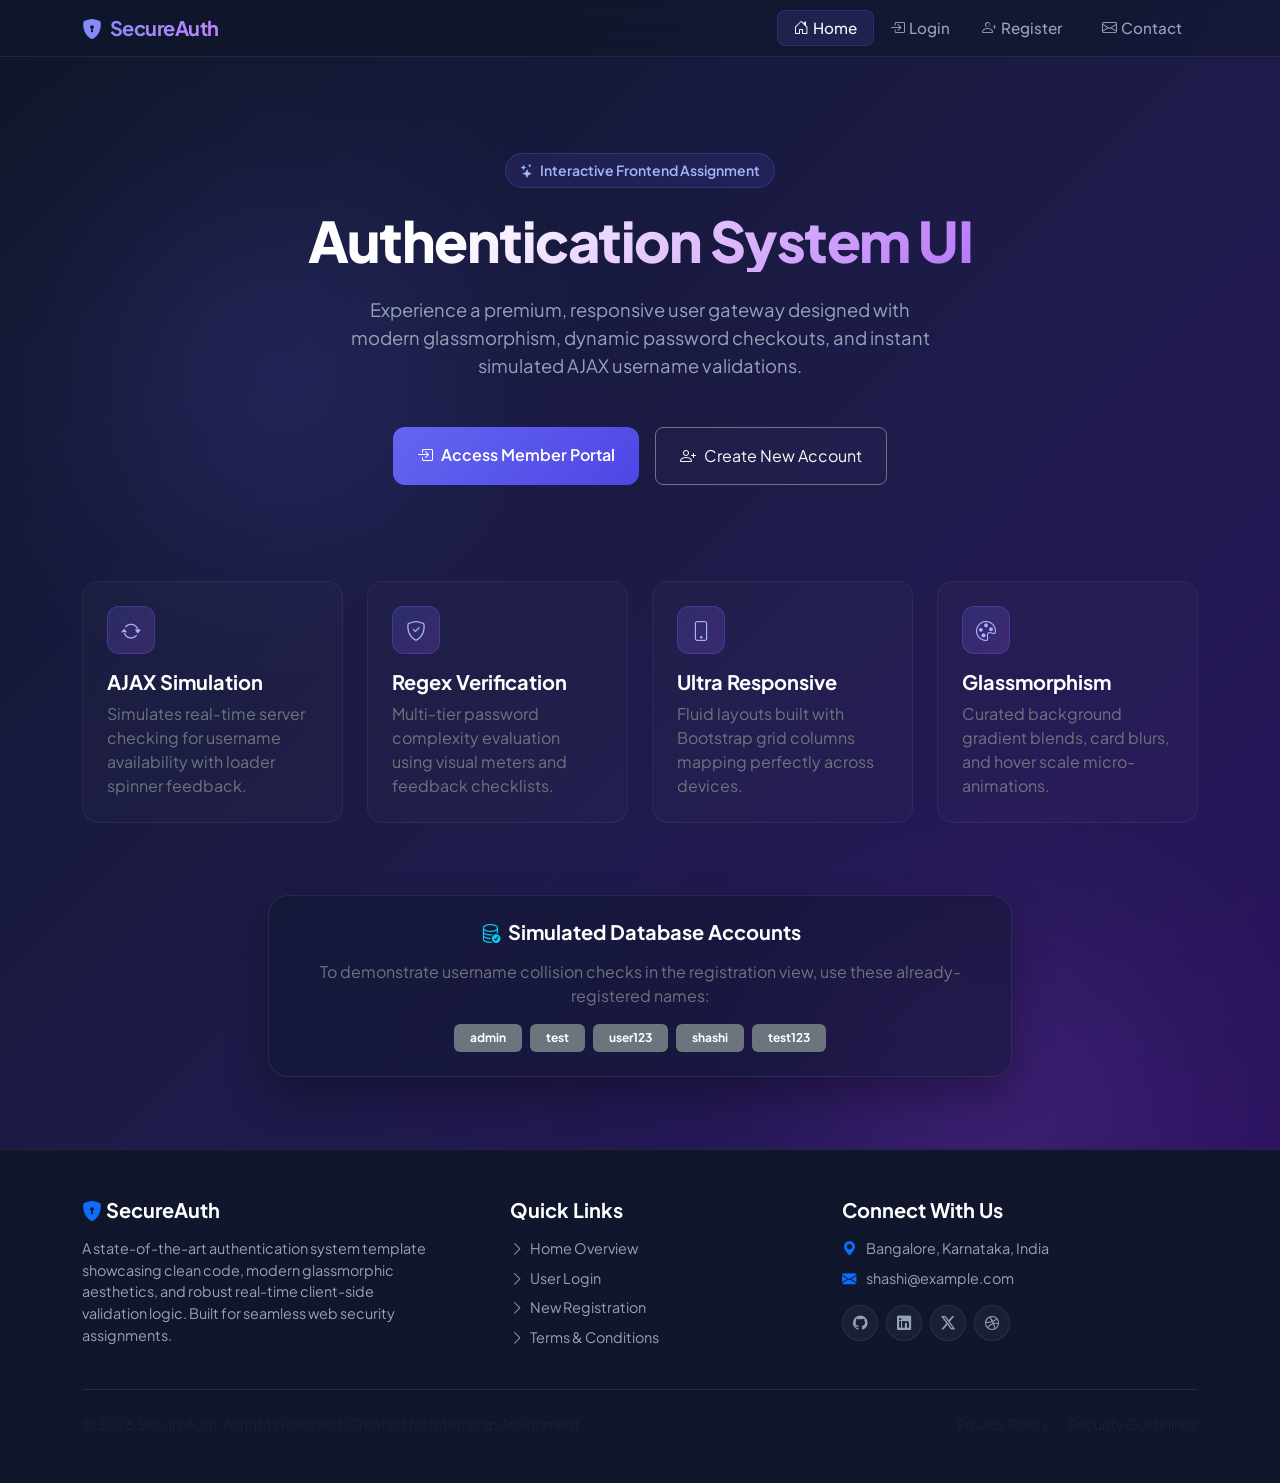
<file: index.html>
<!DOCTYPE html>
<html lang="en">
<head>
    <meta charset="UTF-8">
    <meta name="viewport" content="width=device-width, initial-scale=1.0">
    <title>SecureAuth - Modern Authentication System</title>
    
    <!-- Meta tags for SEO -->
    <meta name="description" content="Explore SecureAuth, a premium responsive login and registration frontend UI featuring real-time validations, strength meters, and glassmorphism styling.">
    <meta name="keywords" content="Authentication System, HTML5, CSS3, Bootstrap 5, Glassmorphism, Form Validation, AJAX simulation">
    
    <!-- Bootstrap 5 CSS CDN -->
    <link href="https://cdn.jsdelivr.net/npm/bootstrap@5.3.3/dist/css/bootstrap.min.css" rel="stylesheet" integrity="sha384-QWTKZyjpPEjISv5WaRU9OFeRpok6YctnYmDr5pNlyT2bRjXh0JMhjY6hW+ALEwIH" crossorigin="anonymous">
    
    <!-- Bootstrap Icons CDN -->
    <link rel="stylesheet" href="https://cdn.jsdelivr.net/npm/bootstrap-icons@1.11.3/font/bootstrap-icons.min.css">
    
    <!-- Custom CSS -->
    <link rel="stylesheet" href="css/style.css">
</head>
<body>

    <!-- Sticky Reusable Navbar Placeholder -->
    <div id="navbar-placeholder"></div>

    <!-- Main Content Area -->
    <main class="container my-auto py-5">
        
        <!-- Hero Section -->
        <section class="text-center py-5">
            <div class="row justify-content-center">
                <div class="col-lg-10">
                    <span class="feature-badge">
                        <i class="bi bi-stars"></i> Interactive Frontend Assignment
                    </span>
                    <h1 class="hero-title mb-4">Authentication System UI</h1>
                    <p class="hero-subtitle mb-5">
                        Experience a premium, responsive user gateway designed with modern glassmorphism, dynamic password checkouts, and instant simulated AJAX username validations.
                    </p>
                    <div class="d-flex flex-wrap justify-content-center gap-3">
                        <a href="login.html" class="btn btn-primary-gradient px-4 py-3 fs-6">
                            <i class="bi bi-box-arrow-in-right me-2"></i>Access Member Portal
                        </a>
                        <a href="register.html" class="btn btn-outline-light border-secondary hover-bg-light px-4 py-3 fs-6 rounded-3" style="transition: var(--transition-smooth); background: rgba(255, 255, 255, 0.02);">
                            <i class="bi bi-person-plus me-2"></i>Create New Account
                        </a>
                    </div>
                </div>
            </div>
        </section>

        <!-- Features Showcase Grid -->
        <section class="py-5">
            <div class="row g-4">
                <!-- Feature 1 -->
                <div class="col-md-6 col-lg-3">
                    <div class="feature-box h-100">
                        <div class="feature-icon-wrapper">
                            <i class="bi bi-arrow-repeat"></i>
                        </div>
                        <h4 class="h5 text-white fw-bold">AJAX Simulation</h4>
                        <p class="text-secondary mb-0">Simulates real-time server checking for username availability with loader spinner feedback.</p>
                    </div>
                </div>
                <!-- Feature 2 -->
                <div class="col-md-6 col-lg-3">
                    <div class="feature-box h-100">
                        <div class="feature-icon-wrapper">
                            <i class="bi bi-shield-check"></i>
                        </div>
                        <h4 class="h5 text-white fw-bold">Regex Verification</h4>
                        <p class="text-secondary mb-0">Multi-tier password complexity evaluation using visual meters and feedback checklists.</p>
                    </div>
                </div>
                <!-- Feature 3 -->
                <div class="col-md-6 col-lg-3">
                    <div class="feature-box h-100">
                        <div class="feature-icon-wrapper">
                            <i class="bi bi-phone"></i>
                        </div>
                        <h4 class="h5 text-white fw-bold">Ultra Responsive</h4>
                        <p class="text-secondary mb-0">Fluid layouts built with Bootstrap grid columns mapping perfectly across devices.</p>
                    </div>
                </div>
                <!-- Feature 4 -->
                <div class="col-md-6 col-lg-3">
                    <div class="feature-box h-100">
                        <div class="feature-icon-wrapper">
                            <i class="bi bi-palette"></i>
                        </div>
                        <h4 class="h5 text-white fw-bold">Glassmorphism</h4>
                        <p class="text-secondary mb-0">Curated background gradient blends, card blurs, and hover scale micro-animations.</p>
                    </div>
                </div>
            </div>
        </section>

        <!-- Demo Accounts Section -->
        <section class="py-4">
            <div class="glass-card p-4 text-center col-lg-8 mx-auto">
                <h5 class="text-white fw-bold mb-3"><i class="bi bi-database-check text-info me-2"></i>Simulated Database Accounts</h5>
                <p class="text-secondary mb-3">To demonstrate username collision checks in the registration view, use these already-registered names:</p>
                <div class="d-flex flex-wrap justify-content-center gap-2">
                    <span class="badge bg-secondary py-2 px-3 text-white">admin</span>
                    <span class="badge bg-secondary py-2 px-3 text-white">test</span>
                    <span class="badge bg-secondary py-2 px-3 text-white">user123</span>
                    <span class="badge bg-secondary py-2 px-3 text-white">shashi</span>
                    <span class="badge bg-secondary py-2 px-3 text-white">test123</span>
                </div>
            </div>
        </section>

    </main>

    <!-- Reusable Footer Placeholder -->
    <div id="footer-placeholder"></div>

    <!-- Terms & Conditions Modal -->
    <div class="modal fade glass-modal" id="termsModal" tabindex="-1" aria-labelledby="termsModalLabel" aria-hidden="true">
        <div class="modal-dialog modal-dialog-centered modal-dialog-scrollable">
            <div class="modal-content">
                <div class="modal-header">
                    <h5 class="modal-title" id="termsModalLabel"><i class="bi bi-file-earmark-text text-primary me-2"></i>Terms and Conditions</h5>
                    <button type="button" class="btn-close btn-close-white" data-bs-dismiss="modal" aria-label="Close"></button>
                </div>
                <div class="modal-body">
                    <p class="text-white-50">Welcome to SecureAuth. By signing up to this platform, you agree to comply with our dummy authentication simulation guidelines.</p>
                    <h6 class="text-white fw-bold mt-3">1. Data Storage</h6>
                    <p class="text-white-50">This is a frontend-only demonstration. No real data is transmitted, processed, or saved to any database. Inputs are handled temporarily within the local JavaScript application runtime environment.</p>
                    <h6 class="text-white fw-bold mt-3">2. Password Security</h6>
                    <p class="text-white-50">Please do not use real passwords. Even though this interface calculates strength checks locally and does not transmit data over the web, we advise against entering production passwords in test environments.</p>
                    <h6 class="text-white fw-bold mt-3">3. UI/UX Rights</h6>
                    <p class="text-white-50">This prototype has been prepared strictly as an internship evaluation project. All visual graphics, stylesheets, scripts, and document templates are free for modification and educational purposes.</p>
                </div>
                <div class="modal-footer">
                    <button type="button" class="btn btn-secondary border-0" data-bs-dismiss="modal" style="background: rgba(255,255,255,0.1);">Close</button>
                    <button type="button" class="btn btn-primary-gradient" data-bs-dismiss="modal">I Understand</button>
                </div>
            </div>
        </div>
    </div>

    <!-- Bootstrap 5 JS Bundle with Popper.js CDN -->
    <script src="https://cdn.jsdelivr.net/npm/bootstrap@5.3.3/dist/js/bootstrap.bundle.min.js" integrity="sha384-YvpcrYf0tY3lHB60NNkmXc5s9fDVZLESaAA55NDzOxhy9GkcIdslK1eN7N6jIeHz" crossorigin="anonymous"></script>
    
    <!-- Custom Application Logic -->
    <script src="js/script.js"></script>
</body>
</html>
</file>
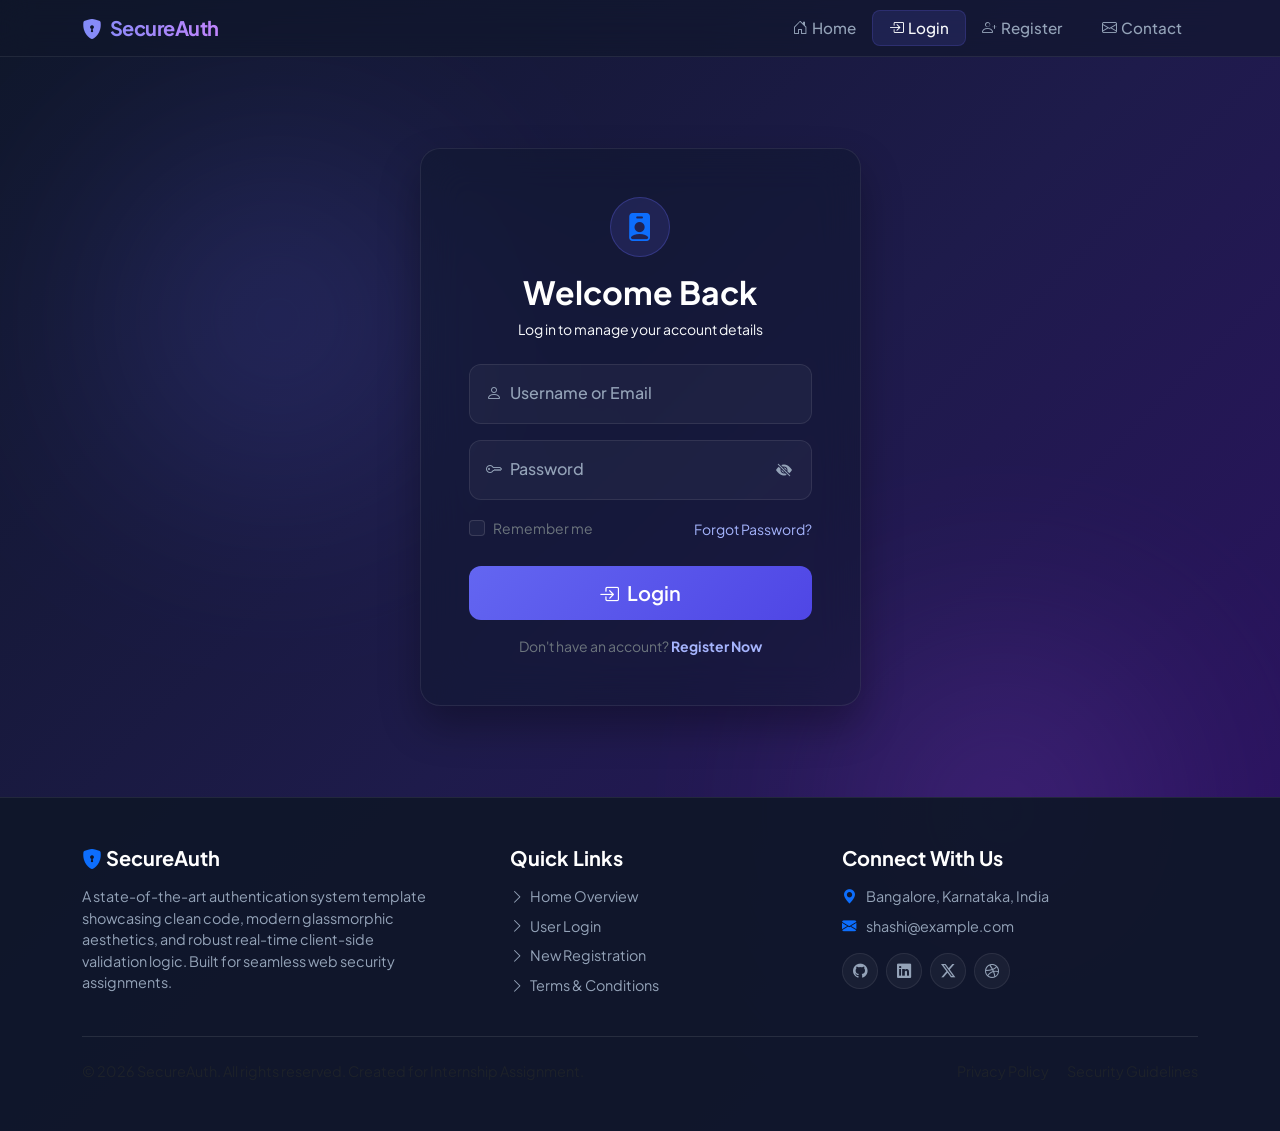
<file: login.html>
<!DOCTYPE html>
<html lang="en">
<head>
    <meta charset="UTF-8">
    <meta name="viewport" content="width=device-width, initial-scale=1.0">
    <title>SecureAuth - Portal Login</title>
    
    <!-- Meta tags for SEO -->
    <meta name="description" content="Access the secure member portal with this premium responsive login interface, designed with custom validation alerts.">
    
    <!-- Bootstrap 5 CSS CDN -->
    <link href="https://cdn.jsdelivr.net/npm/bootstrap@5.3.3/dist/css/bootstrap.min.css" rel="stylesheet" integrity="sha384-QWTKZyjpPEjISv5WaRU9OFeRpok6YctnYmDr5pNlyT2bRjXh0JMhjY6hW+ALEwIH" crossorigin="anonymous">
    
    <!-- Bootstrap Icons CDN -->
    <link rel="stylesheet" href="https://cdn.jsdelivr.net/npm/bootstrap-icons@1.11.3/font/bootstrap-icons.min.css">
    
    <!-- Custom CSS -->
    <link rel="stylesheet" href="css/style.css">
</head>
<body>

    <!-- Sticky Reusable Navbar Placeholder -->
    <div id="navbar-placeholder"></div>

    <!-- Main Container -->
    <main class="container my-auto py-5 d-flex align-items-center justify-content-center" style="min-height: calc(100vh - 160px);">
        <div class="row justify-content-center w-100">
            <div class="col-lg-5 col-md-8 col-sm-10">
                
                <!-- Glassmorphism Card -->
                <div class="glass-card p-4 p-sm-5">
                    
                    <div class="text-center mb-4">
                        <div class="d-inline-flex align-items-center justify-content-center bg-indigo-500 rounded-circle mb-3" style="width: 60px; height: 60px; background: rgba(99,102,241,0.15); border: 1px solid rgba(99,102,241,0.3);">
                            <i class="bi bi-person-badge-fill text-indigo-400 fs-3 text-primary"></i>
                        </div>
                        <h2 class="text-white fw-bold">Welcome Back</h2>
                        <p class="text-secondary-50 small">Log in to manage your account details</p>
                    </div>

                    <!-- Bootstrap Alert Container -->
                    <div id="login-alert-container"></div>

                    <!-- Login Form -->
                    <form id="loginForm" novalidate>
                        
                        <!-- Email / Username Input -->
                        <div class="form-floating mb-3">
                            <input type="text" class="form-control" id="loginIdentifier" placeholder="Username or Email" required>
                            <label for="loginIdentifier"><i class="bi bi-person me-2"></i>Username or Email</label>
                            <div class="invalid-feedback">Please enter your username or email address.</div>
                        </div>

                        <!-- Password Input -->
                        <div class="form-floating mb-3 password-field-container">
                            <input type="password" class="form-control" id="loginPassword" placeholder="Password" required>
                            <label for="loginPassword"><i class="bi bi-key me-2"></i>Password</label>
                            
                            <button type="button" class="password-toggle-btn" data-target="loginPassword" aria-label="Toggle Password Visibility">
                                <i class="bi bi-eye-slash-fill"></i>
                            </button>
                            
                            <div class="invalid-feedback">Password is required.</div>
                        </div>

                        <!-- Extras Row -->
                        <div class="d-flex align-items-center justify-content-between mb-4">
                            <div class="form-check">
                                <input type="checkbox" class="form-check-input" id="loginRemember">
                                <label class="form-check-label text-secondary small" for="loginRemember">Remember me</label>
                            </div>
                            <a href="#" class="small text-decoration-none text-indigo-400" style="color: #a5b4fc;" onclick="event.preventDefault(); alert('Forgot Password simulation triggered! Check console or mock databases.');">Forgot Password?</a>
                        </div>

                        <!-- Submit Button -->
                        <div class="d-grid mb-3">
                            <button type="submit" class="btn btn-primary-gradient btn-lg w-100">
                                <i class="bi bi-box-arrow-in-right me-2"></i>Login
                            </button>
                        </div>

                        <!-- Registration Link -->
                        <div class="text-center text-secondary small mt-3">
                            Don't have an account? <a href="register.html" class="text-decoration-none text-indigo-400 fw-bold" style="color: #a5b4fc;">Register Now</a>
                        </div>

                    </form>

                </div>

            </div>
        </div>
    </main>

    <!-- Reusable Footer Placeholder -->
    <div id="footer-placeholder"></div>

    <!-- Terms & Conditions Modal (Required for Reusable Footer Link) -->
    <div class="modal fade glass-modal" id="termsModal" tabindex="-1" aria-labelledby="termsModalLabel" aria-hidden="true">
        <div class="modal-dialog modal-dialog-centered modal-dialog-scrollable">
            <div class="modal-content">
                <div class="modal-header">
                    <h5 class="modal-title" id="termsModalLabel"><i class="bi bi-file-earmark-text text-primary me-2"></i>Terms and Conditions</h5>
                    <button type="button" class="btn-close btn-close-white" data-bs-dismiss="modal" aria-label="Close"></button>
                </div>
                <div class="modal-body">
                    <p class="text-white-50">Welcome to SecureAuth. By signing up to this platform, you agree to comply with our dummy authentication simulation guidelines.</p>
                    <h6 class="text-white fw-bold mt-3">1. Data Storage</h6>
                    <p class="text-white-50">This is a frontend-only demonstration. No data is transmitted, processed, or saved to any database. Inputs are handled temporarily within the local JavaScript application runtime environment.</p>
                    <h6 class="text-white fw-bold mt-3">2. Password Security</h6>
                    <p class="text-white-50">Please do not use real passwords. Even though this interface calculates strength checks locally and does not transmit data over the web, we advise against entering production passwords in test environments.</p>
                    <h6 class="text-white fw-bold mt-3">3. UI/UX Rights</h6>
                    <p class="text-white-50">This prototype has been prepared strictly as an internship evaluation project. All visual graphics, stylesheets, scripts, and document templates are free for modification and educational purposes.</p>
                </div>
                <div class="modal-footer">
                    <button type="button" class="btn btn-secondary border-0" data-bs-dismiss="modal" style="background: rgba(255,255,255,0.1);">Close</button>
                    <button type="button" class="btn btn-primary-gradient" data-bs-dismiss="modal">I Understand</button>
                </div>
            </div>
        </div>
    </div>

    <!-- Bootstrap 5 JS Bundle with Popper.js CDN -->
    <script src="https://cdn.jsdelivr.net/npm/bootstrap@5.3.3/dist/js/bootstrap.bundle.min.js" integrity="sha384-YvpcrYf0tY3lHB60NNkmXc5s9fDVZLESaAA55NDzOxhy9GkcIdslK1eN7N6jIeHz" crossorigin="anonymous"></script>
    
    <!-- Custom Application Logic -->
    <script src="js/script.js"></script>
</body>
</html>
</file>
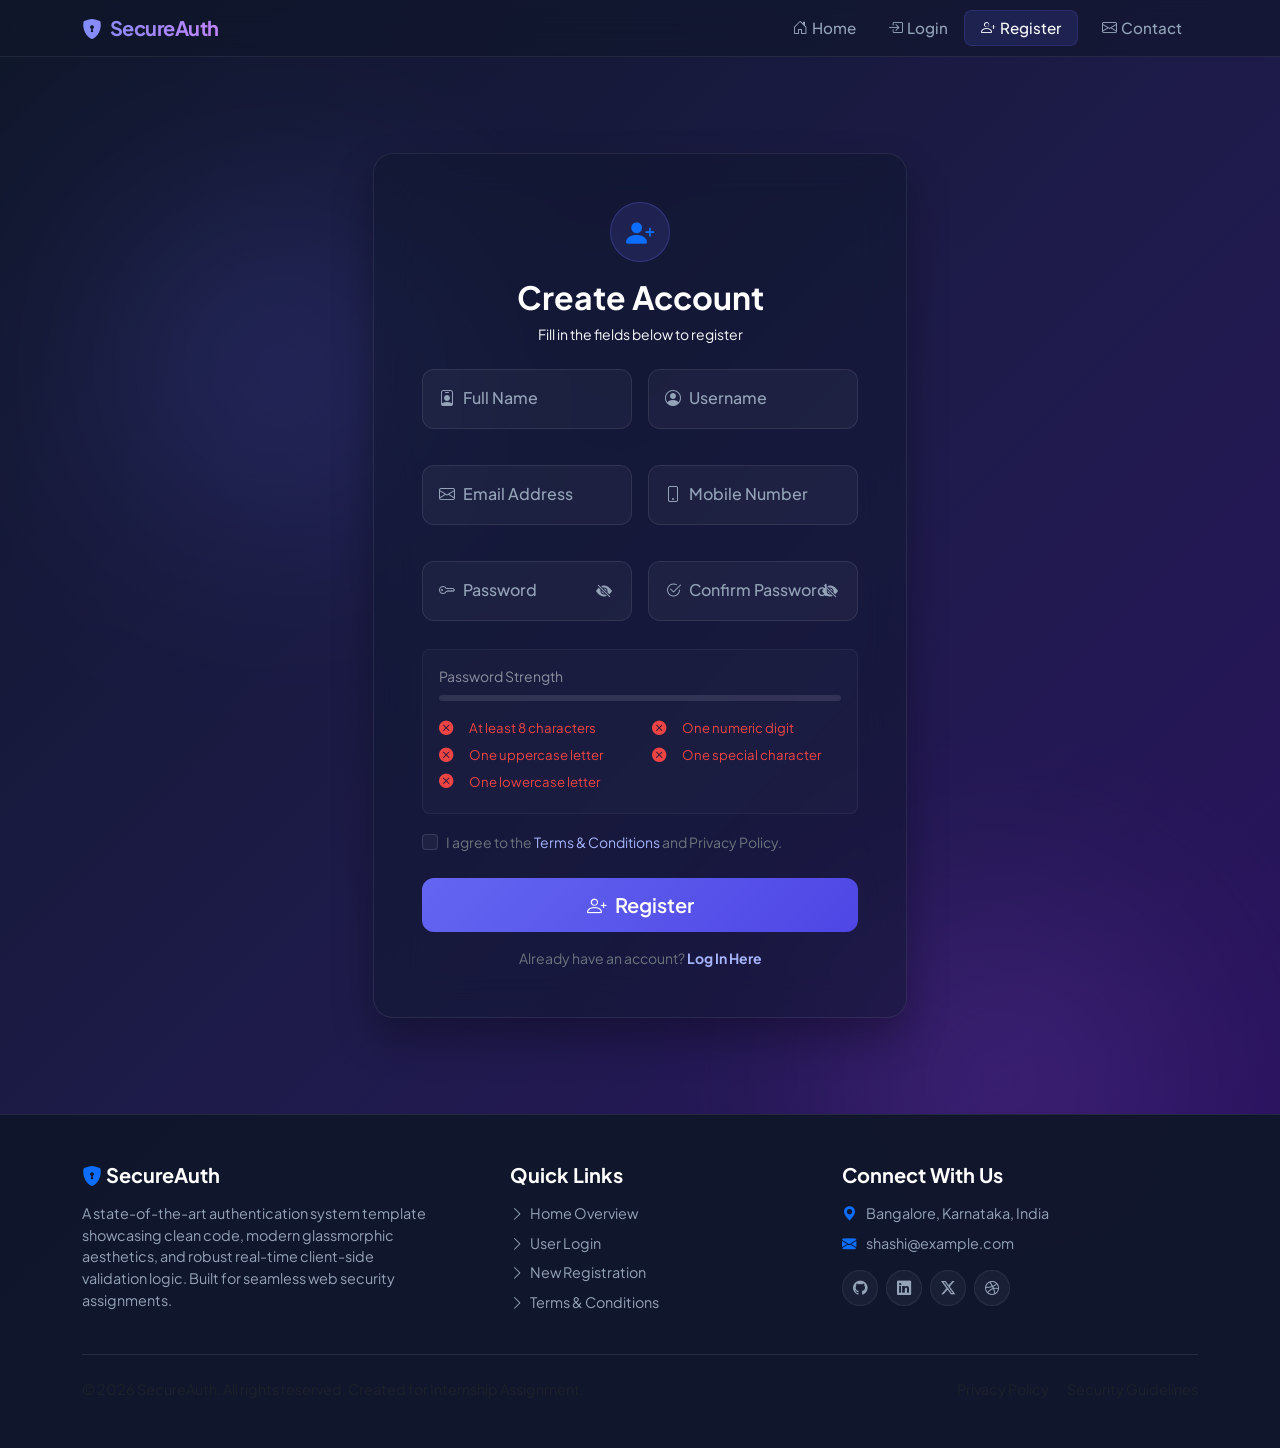
<file: register.html>
<!DOCTYPE html>
<html lang="en">
<head>
    <meta charset="UTF-8">
    <meta name="viewport" content="width=device-width, initial-scale=1.0">
    <title>SecureAuth - Portal Register</title>
    
    <!-- Meta tags for SEO -->
    <meta name="description" content="Join our platform. Create a secure account with a password strength checking tool and instant username validation.">
    
    <!-- Bootstrap 5 CSS CDN -->
    <link href="https://cdn.jsdelivr.net/npm/bootstrap@5.3.3/dist/css/bootstrap.min.css" rel="stylesheet" integrity="sha384-QWTKZyjpPEjISv5WaRU9OFeRpok6YctnYmDr5pNlyT2bRjXh0JMhjY6hW+ALEwIH" crossorigin="anonymous">
    
    <!-- Bootstrap Icons CDN -->
    <link rel="stylesheet" href="https://cdn.jsdelivr.net/npm/bootstrap-icons@1.11.3/font/bootstrap-icons.min.css">
    
    <!-- Custom CSS -->
    <link rel="stylesheet" href="css/style.css">
</head>
<body>

    <!-- Sticky Reusable Navbar Placeholder -->
    <div id="navbar-placeholder"></div>

    <!-- Main Container -->
    <main class="container my-5 py-5 d-flex align-items-center justify-content-center">
        <div class="row justify-content-center w-100">
            <div class="col-lg-6 col-md-10">
                
                <!-- Glassmorphism Card -->
                <div class="glass-card p-4 p-sm-5">
                    
                    <div class="text-center mb-4">
                        <div class="d-inline-flex align-items-center justify-content-center bg-indigo-500 rounded-circle mb-3" style="width: 60px; height: 60px; background: rgba(99,102,241,0.15); border: 1px solid rgba(99,102,241,0.3);">
                            <i class="bi bi-person-plus-fill text-indigo-400 fs-3 text-primary"></i>
                        </div>
                        <h2 class="text-white fw-bold">Create Account</h2>
                        <p class="text-secondary-50 small">Fill in the fields below to register</p>
                    </div>

                    <!-- Bootstrap Alert Container -->
                    <div id="register-alert-container"></div>

                    <!-- Registration Form -->
                    <form id="registerForm" class="needs-validation" novalidate>
                        
                        <div class="row g-3">
                            <!-- Full Name -->
                            <div class="col-md-6">
                                <div class="form-floating">
                                    <input type="text" class="form-control" id="regFullName" placeholder="Full Name" required>
                                    <label for="regFullName"><i class="bi bi-person-badge me-2"></i>Full Name</label>
                                    <div class="invalid-feedback" id="fullname-feedback">Full Name is required.</div>
                                </div>
                            </div>

                            <!-- Username (with AJAX simulator) -->
                            <div class="col-md-6">
                                <div class="form-floating username-status-container">
                                    <input type="text" class="form-control" id="regUsername" placeholder="Username" autocomplete="off" required>
                                    <label for="regUsername"><i class="bi bi-person-circle me-2"></i>Username</label>
                                    
                                    <!-- Spinner Loader -->
                                    <div class="spinner-border spinner-border-sm text-indigo-400 username-spinner-inline text-primary" id="username-spinner" role="status">
                                        <span class="visually-hidden">Loading...</span>
                                    </div>
                                    
                                    <div class="invalid-feedback" id="username-feedback">Username is required.</div>
                                    <div id="username-ajax-feedback"></div>
                                </div>
                            </div>

                            <!-- Email -->
                            <div class="col-md-6">
                                <div class="form-floating">
                                    <input type="email" class="form-control" id="regEmail" placeholder="Email" required>
                                    <label for="regEmail"><i class="bi bi-envelope me-2"></i>Email Address</label>
                                    <div class="invalid-feedback" id="email-feedback">Valid Email is required.</div>
                                </div>
                            </div>

                            <!-- Mobile Number -->
                            <div class="col-md-6">
                                <div class="form-floating">
                                    <input type="tel" class="form-control" id="regMobile" placeholder="Mobile Number" required>
                                    <label for="regMobile"><i class="bi bi-phone me-2"></i>Mobile Number</label>
                                    <div class="invalid-feedback" id="mobile-feedback">10-Digit Mobile number is required.</div>
                                </div>
                            </div>

                            <!-- Password -->
                            <div class="col-md-6">
                                <div class="form-floating password-field-container">
                                    <input type="password" class="form-control" id="regPassword" placeholder="Password" required>
                                    <label for="regPassword"><i class="bi bi-key me-2"></i>Password</label>
                                    
                                    <button type="button" class="password-toggle-btn" data-target="regPassword" aria-label="Toggle Password Visibility">
                                        <i class="bi bi-eye-slash-fill"></i>
                                    </button>
                                    
                                    <div class="invalid-feedback">Password is required.</div>
                                </div>
                            </div>

                            <!-- Confirm Password -->
                            <div class="col-md-6">
                                <div class="form-floating password-field-container">
                                    <input type="password" class="form-control" id="regConfirmPassword" placeholder="Confirm Password" required>
                                    <label for="regConfirmPassword"><i class="bi bi-check2-circle me-2"></i>Confirm Password</label>
                                    
                                    <button type="button" class="password-toggle-btn" data-target="regConfirmPassword" aria-label="Toggle Password Visibility">
                                        <i class="bi bi-eye-slash-fill"></i>
                                    </button>
                                    
                                    <div class="invalid-feedback">Confirm password is required.</div>
                                    <div id="confirm-password-feedback"></div>
                                </div>
                            </div>
                        </div>

                        <!-- Real-time Password Strength Meter -->
                        <div class="strength-meter-container p-3 mb-3 rounded-3" style="background: rgba(255, 255, 255, 0.02); border: 1px solid rgba(255, 255, 255, 0.05);">
                            <div class="d-flex justify-content-between align-items-center mb-2">
                                <span class="text-white-50 small">Password Strength</span>
                                <span id="pass-strength-text" class="strength-text text-secondary"></span>
                            </div>
                            <div class="strength-meter-bar">
                                <div id="pass-strength-fill" class="strength-meter-fill bg-secondary" style="width: 0%"></div>
                            </div>
                            
                            <!-- Real-time Strength Requirements Checklist -->
                            <ul class="validation-checklist mt-3 mb-0 row" id="password-checklist">
                                <div class="col-sm-6">
                                    <li id="rule-length" class="invalid"><i class="bi bi-x-circle-fill me-2"></i> At least 8 characters</li>
                                    <li id="rule-upper" class="invalid"><i class="bi bi-x-circle-fill me-2"></i> One uppercase letter</li>
                                    <li id="rule-lower" class="invalid"><i class="bi bi-x-circle-fill me-2"></i> One lowercase letter</li>
                                </div>
                                <div class="col-sm-6">
                                    <li id="rule-digit" class="invalid"><i class="bi bi-x-circle-fill me-2"></i> One numeric digit</li>
                                    <li id="rule-special" class="invalid"><i class="bi bi-x-circle-fill me-2"></i> One special character</li>
                                </div>
                            </ul>
                        </div>

                        <!-- Terms & Conditions Checkbox -->
                        <div class="form-check mb-4">
                            <input class="form-check-input" type="checkbox" id="regTerms" required>
                            <label class="form-check-label text-secondary small" for="regTerms">
                                I agree to the <a href="#" class="text-indigo-400 text-decoration-none" style="color: #a5b4fc;" data-bs-toggle="modal" data-bs-target="#termsModal">Terms & Conditions</a> and Privacy Policy.
                            </label>
                            <div class="invalid-feedback">You must accept the terms before submitting.</div>
                        </div>

                        <!-- Register Button -->
                        <div class="d-grid mb-3">
                            <button type="submit" class="btn btn-primary-gradient btn-lg w-100">
                                <i class="bi bi-person-plus me-2"></i>Register
                            </button>
                        </div>

                        <!-- Login link -->
                        <div class="text-center text-secondary small mt-3">
                            Already have an account? <a href="login.html" class="text-decoration-none text-indigo-400 fw-bold" style="color: #a5b4fc;">Log In Here</a>
                        </div>

                    </form>

                </div>

            </div>
        </div>
    </main>

    <!-- Reusable Footer Placeholder -->
    <div id="footer-placeholder"></div>

    <!-- Terms & Conditions Modal -->
    <div class="modal fade glass-modal" id="termsModal" tabindex="-1" aria-labelledby="termsModalLabel" aria-hidden="true">
        <div class="modal-dialog modal-dialog-centered modal-dialog-scrollable">
            <div class="modal-content">
                <div class="modal-header">
                    <h5 class="modal-title" id="termsModalLabel"><i class="bi bi-file-earmark-text text-primary me-2"></i>Terms and Conditions</h5>
                    <button type="button" class="btn-close btn-close-white" data-bs-dismiss="modal" aria-label="Close"></button>
                </div>
                <div class="modal-body">
                    <p class="text-white-50">Welcome to SecureAuth. By signing up to this platform, you agree to comply with our dummy authentication simulation guidelines.</p>
                    <h6 class="text-white fw-bold mt-3">1. Data Storage</h6>
                    <p class="text-white-50">This is a frontend-only demonstration. No data is transmitted, processed, or saved to any database. Inputs are handled temporarily within the local JavaScript application runtime environment.</p>
                    <h6 class="text-white fw-bold mt-3">2. Password Security</h6>
                    <p class="text-white-50">Please do not use real passwords. Even though this interface calculates strength checks locally and does not transmit data over the web, we advise against entering production passwords in test environments.</p>
                    <h6 class="text-white fw-bold mt-3">3. UI/UX Rights</h6>
                    <p class="text-white-50">This prototype has been prepared strictly as an internship evaluation project. All visual graphics, stylesheets, scripts, and document templates are free for modification and educational purposes.</p>
                </div>
                <div class="modal-footer">
                    <button type="button" class="btn btn-secondary border-0" data-bs-dismiss="modal" style="background: rgba(255,255,255,0.1);">Close</button>
                    <button type="button" class="btn btn-primary-gradient" data-bs-dismiss="modal">I Understand</button>
                </div>
            </div>
        </div>
    </div>

    <!-- Bootstrap 5 JS Bundle with Popper.js CDN -->
    <script src="https://cdn.jsdelivr.net/npm/bootstrap@5.3.3/dist/js/bootstrap.bundle.min.js" integrity="sha384-YvpcrYf0tY3lHB60NNkmXc5s9fDVZLESaAA55NDzOxhy9GkcIdslK1eN7N6jIeHz" crossorigin="anonymous"></script>
    
    <!-- Custom Application Logic -->
    <script src="js/script.js"></script>
</body>
</html>
</file>
<file: css/style.css>
/* ==========================================================================
   AUTHENTICATION SYSTEM UI - CUSTOM STYLES
   ========================================================================== */

/* Import Google Font */
@import url('https://fonts.googleapis.com/css2?family=Plus+Jakarta+Sans:wght@300;400;500;600;700;800&display=swap');

:root {
    --bg-gradient: linear-gradient(135deg, #0f172a 0%, #1e1b4b 50%, #2e1065 100%);
    --card-bg: rgba(15, 23, 42, 0.45);
    --card-border: rgba(255, 255, 255, 0.08);
    --input-bg: rgba(255, 255, 255, 0.04);
    --input-border: rgba(255, 255, 255, 0.12);
    --primary-gradient: linear-gradient(135deg, #6366f1 0%, #4f46e5 100%);
    --accent-gradient: linear-gradient(135deg, #a855f7 0%, #7c3aed 100%);
    --success-gradient: linear-gradient(135deg, #10b981 0%, #059669 100%);
    
    --text-primary: #f8fafc;
    --text-secondary: #94a3b8;
    --text-muted: #64748b;
    
    --transition-smooth: all 0.3s cubic-bezier(0.4, 0, 0.2, 1);
}

/* Global Reset & Body Styling */
body {
    font-family: 'Plus Jakarta Sans', sans-serif;
    background: var(--bg-gradient);
    color: var(--text-primary);
    min-height: 100vh;
    display: flex;
    flex-direction: column;
    overflow-x: hidden;
    position: relative;
}

/* Background Glowing Orbs for Premium Ambient Occlusion */
body::before, body::after {
    content: "";
    position: absolute;
    width: 300px;
    height: 300px;
    border-radius: 50%;
    filter: blur(120px);
    z-index: -1;
    opacity: 0.25;
    pointer-events: none;
}
body::before {
    top: 15%;
    left: 10%;
    background: #6366f1;
}
body::after {
    bottom: 15%;
    right: 10%;
    background: #a855f7;
}

/* Custom Scrollbar */
::-webkit-scrollbar {
    width: 8px;
}
::-webkit-scrollbar-track {
    background: #0f172a;
}
::-webkit-scrollbar-thumb {
    background: #334155;
    border-radius: 4px;
}
::-webkit-scrollbar-thumb:hover {
    background: #475569;
}

/* ==========================================================================
   REUSABLE NAVBAR COMPONENT
   ========================================================================== */
.custom-navbar {
    background: rgba(15, 23, 42, 0.6) !important;
    backdrop-filter: blur(16px);
    -webkit-backdrop-filter: blur(16px);
    border-bottom: 1px solid var(--card-border);
    transition: var(--transition-smooth);
    z-index: 1030;
}

.custom-navbar .navbar-brand {
    font-weight: 700;
    letter-spacing: -0.5px;
    background: linear-gradient(to right, #818cf8, #c084fc);
    -webkit-background-clip: text;
    -webkit-text-fill-color: transparent;
    display: flex;
    align-items: center;
    gap: 8px;
}

.custom-navbar .nav-link {
    color: var(--text-secondary);
    font-weight: 500;
    font-size: 0.95rem;
    padding: 6px 16px !important;
    border-radius: 8px;
    transition: var(--transition-smooth);
}

.custom-navbar .nav-link:hover {
    color: var(--text-primary);
    background: rgba(255, 255, 255, 0.05);
}

.custom-navbar .nav-link.active {
    color: var(--text-primary) !important;
    background: rgba(99, 102, 241, 0.15);
    border: 1px solid rgba(99, 102, 241, 0.2);
}

.custom-navbar .navbar-toggler {
    border: 1px solid var(--card-border);
    padding: 6px 10px;
    border-radius: 8px;
}

.custom-navbar .navbar-toggler:focus {
    box-shadow: 0 0 0 3px rgba(99, 102, 241, 0.25);
}

.custom-navbar .navbar-toggler-icon {
    filter: invert(1);
}

/* ==========================================================================
   UI CARDS & GLASSMORPHISM
   ========================================================================== */
.glass-card {
    background: var(--card-bg);
    backdrop-filter: blur(20px);
    -webkit-backdrop-filter: blur(20px);
    border: 1px solid var(--card-border);
    border-radius: 20px;
    box-shadow: 0 20px 40px rgba(0, 0, 0, 0.3);
    overflow: hidden;
    transition: var(--transition-smooth);
    animation: fadeInUp 0.6s cubic-bezier(0.16, 1, 0.3, 1) forwards;
}

.glass-card:hover {
    border-color: rgba(255, 255, 255, 0.15);
    box-shadow: 0 25px 50px rgba(0, 0, 0, 0.4), 
                0 0 30px rgba(99, 102, 241, 0.1);
}

/* ==========================================================================
   FORM INPUTS & FLOATING LABELS
   ========================================================================== */
.form-floating {
    margin-bottom: 20px;
}

.form-floating > .form-control,
.form-floating > .form-select {
    background-color: var(--input-bg) !important;
    border: 1px solid var(--input-border);
    color: var(--text-primary) !important;
    border-radius: 12px;
    transition: var(--transition-smooth);
    height: calc(3.5rem + 4px);
    padding: 1.25rem 1rem 0.5rem 1rem;
}

.form-floating > .form-control:focus,
.form-floating > .form-select:focus {
    border-color: #6366f1;
    outline: 0;
    box-shadow: 0 0 0 4px rgba(99, 102, 241, 0.18),
                0 4px 12px rgba(0, 0, 0, 0.2);
    background-color: rgba(255, 255, 255, 0.06) !important;
}

.form-floating > label {
    color: var(--text-secondary);
    padding: 1rem 1rem;
    transition: var(--transition-smooth);
    font-weight: 500;
}

.form-floating > .form-control:focus ~ label,
.form-floating > .form-control:not(:placeholder-shown) ~ label,
.form-floating > .form-select ~ label {
    color: #818cf8;
    transform: scale(0.85) translateY(-0.75rem) translateX(0.15rem);
    opacity: 0.95;
}

/* Autofill styling override for Chrome */
.form-control:-webkit-autofill,
.form-control:-webkit-autofill:hover, 
.form-control:-webkit-autofill:focus {
    -webkit-text-fill-color: var(--text-primary) !important;
    -webkit-box-shadow: 0 0 0px 1000px #1e1b4b inset !important;
    transition: background-color 5000s ease-in-out 0s;
}

/* Validation Visual Glows */
.form-control.is-valid {
    border-color: #10b981 !important;
    background-image: none !important; /* Remove Bootstrap default icon to make room for clean UI */
    box-shadow: 0 0 0 3px rgba(16, 185, 129, 0.15) !important;
}

.form-control.is-invalid {
    border-color: #ef4444 !important;
    background-image: none !important;
    box-shadow: 0 0 0 3px rgba(239, 68, 68, 0.15) !important;
}

/* Password Field Container & Toggle Button */
.password-field-container {
    position: relative;
}

.password-toggle-btn {
    position: absolute;
    right: 12px;
    top: 50%;
    transform: translateY(-50%);
    background: none;
    border: none;
    color: var(--text-secondary);
    cursor: pointer;
    padding: 8px;
    border-radius: 50%;
    display: flex;
    align-items: center;
    justify-content: center;
    transition: var(--transition-smooth);
    z-index: 10;
}

.password-toggle-btn:hover {
    color: var(--text-primary);
    background: rgba(255, 255, 255, 0.08);
}

/* Realtime Password Checker Panel */
.validation-checklist {
    font-size: 0.825rem;
    padding-left: 0;
    list-style: none;
}

.validation-checklist li {
    display: flex;
    align-items: center;
    gap: 8px;
    margin-bottom: 5px;
    color: var(--text-secondary);
    transition: var(--transition-smooth);
}

.validation-checklist li.valid {
    color: #10b981;
}

.validation-checklist li.invalid {
    color: #ef4444;
}

.validation-checklist li i {
    font-size: 0.9rem;
}

/* Password Strength Meter */
.strength-meter-container {
    margin-top: 8px;
    margin-bottom: 16px;
}

.strength-meter-bar {
    height: 6px;
    border-radius: 3px;
    background: rgba(255, 255, 255, 0.1);
    position: relative;
    overflow: hidden;
}

.strength-meter-fill {
    height: 100%;
    width: 0%;
    border-radius: 3px;
    transition: width 0.4s ease, background-color 0.4s ease;
}

.strength-text {
    font-size: 0.8rem;
    font-weight: 600;
    margin-top: 4px;
    text-align: right;
    display: block;
}

/* Checkbox Style */
.form-check-input {
    background-color: var(--input-bg);
    border: 1px solid var(--input-border);
    cursor: pointer;
}

.form-check-input:checked {
    background-color: #6366f1;
    border-color: #6366f1;
}

.form-check-input:focus {
    box-shadow: 0 0 0 3px rgba(99, 102, 241, 0.25);
}

.form-check-label {
    color: var(--text-secondary);
    cursor: pointer;
}

/* ==========================================================================
   BUTTONS
   ========================================================================== */
.btn-primary-gradient {
    background: var(--primary-gradient);
    border: none;
    color: white;
    font-weight: 600;
    padding: 12px 24px;
    border-radius: 12px;
    transition: var(--transition-smooth);
    position: relative;
    overflow: hidden;
    z-index: 1;
}

.btn-primary-gradient::before {
    content: "";
    position: absolute;
    top: 0;
    left: 0;
    width: 100%;
    height: 100%;
    background: var(--accent-gradient);
    z-index: -1;
    opacity: 0;
    transition: var(--transition-smooth);
}

.btn-primary-gradient:hover {
    color: white;
    transform: translateY(-2px);
    box-shadow: 0 8px 20px rgba(99, 102, 241, 0.4);
}

.btn-primary-gradient:hover::before {
    opacity: 1;
}

.btn-primary-gradient:active {
    transform: translateY(0) scale(0.98);
}

/* ==========================================================================
   AJAX USERNAME CHECKER
   ========================================================================== */
.username-status-container {
    position: relative;
}

.username-spinner-inline {
    position: absolute;
    right: 15px;
    top: 50%;
    transform: translateY(-50%);
    display: none;
    z-index: 5;
}

.username-feedback-text {
    font-size: 0.8rem;
    margin-top: 4px;
    display: flex;
    align-items: center;
    gap: 4px;
    font-weight: 500;
}

/* ==========================================================================
   HERO / LANDING PAGE COMPOSITIONS
   ========================================================================== */
.hero-title {
    font-weight: 800;
    font-size: 3.5rem;
    letter-spacing: -1.5px;
    background: linear-gradient(135deg, #ffffff 30%, #a855f7 100%);
    -webkit-background-clip: text;
    -webkit-text-fill-color: transparent;
    line-height: 1.15;
}

.hero-subtitle {
    color: var(--text-secondary);
    font-size: 1.15rem;
    font-weight: 400;
    max-width: 600px;
    margin: 0 auto 30px auto;
}

.feature-badge {
    display: inline-flex;
    align-items: center;
    gap: 6px;
    background: rgba(99, 102, 241, 0.12);
    border: 1px solid rgba(99, 102, 241, 0.25);
    color: #a5b4fc;
    padding: 6px 14px;
    border-radius: 50px;
    font-size: 0.875rem;
    font-weight: 600;
    margin-bottom: 20px;
}

.feature-box {
    background: rgba(255, 255, 255, 0.02);
    border: 1px solid rgba(255, 255, 255, 0.05);
    border-radius: 16px;
    padding: 24px;
    transition: var(--transition-smooth);
}

.feature-box:hover {
    background: rgba(255, 255, 255, 0.04);
    border-color: rgba(99, 102, 241, 0.2);
    transform: translateY(-5px);
}

.feature-icon-wrapper {
    width: 48px;
    height: 48px;
    border-radius: 12px;
    background: linear-gradient(135deg, rgba(99, 102, 241, 0.2) 0%, rgba(168, 85, 247, 0.2) 100%);
    border: 1px solid rgba(99, 102, 241, 0.3);
    display: flex;
    align-items: center;
    justify-content: center;
    font-size: 1.25rem;
    color: #a5b4fc;
    margin-bottom: 16px;
}

/* ==========================================================================
   FOOTER COMPONENT
   ========================================================================== */
.custom-footer {
    background: rgba(15, 23, 42, 0.95);
    border-top: 1px solid var(--card-border);
    color: var(--text-secondary);
    font-size: 0.9rem;
    margin-top: auto;
}

.custom-footer a {
    color: var(--text-secondary);
    text-decoration: none;
    transition: var(--transition-smooth);
}

.custom-footer a:hover {
    color: #818cf8;
}

.social-icons a {
    width: 36px;
    height: 36px;
    border-radius: 50%;
    background: rgba(255, 255, 255, 0.04);
    border: 1px solid var(--card-border);
    display: inline-flex;
    align-items: center;
    justify-content: center;
    transition: var(--transition-smooth);
    color: var(--text-secondary);
}

.social-icons a:hover {
    background: #6366f1;
    color: white;
    border-color: #6366f1;
    transform: translateY(-3px);
}

/* ==========================================================================
   ANIMATIONS & KEYFRAMES
   ========================================================================== */
@keyframes fadeInUp {
    from {
        opacity: 0;
        transform: translateY(20px);
    }
    to {
        opacity: 1;
        transform: translateY(0);
    }
}

@keyframes shake {
    0%, 100% { transform: translateX(0); }
    20%, 60% { transform: translateX(-6px); }
    40%, 80% { transform: translateX(6px); }
}

.shake-animation {
    animation: shake 0.4s ease-in-out;
}

/* Custom modal styling */
.glass-modal .modal-content {
    background: rgba(15, 23, 42, 0.85);
    backdrop-filter: blur(25px);
    -webkit-backdrop-filter: blur(25px);
    border: 1px solid var(--card-border);
    color: var(--text-primary);
    border-radius: 20px;
}

.glass-modal .modal-header {
    border-bottom: 1px solid rgba(255, 255, 255, 0.08);
}

.glass-modal .modal-footer {
    border-top: 1px solid rgba(255, 255, 255, 0.08);
}

/* Responsive adjustments */
@media (max-width: 768px) {
    .hero-title {
        font-size: 2.25rem;
    }
    .custom-navbar .nav-link {
        padding: 8px 12px !important;
        margin: 4px 0;
    }
}
</file>
